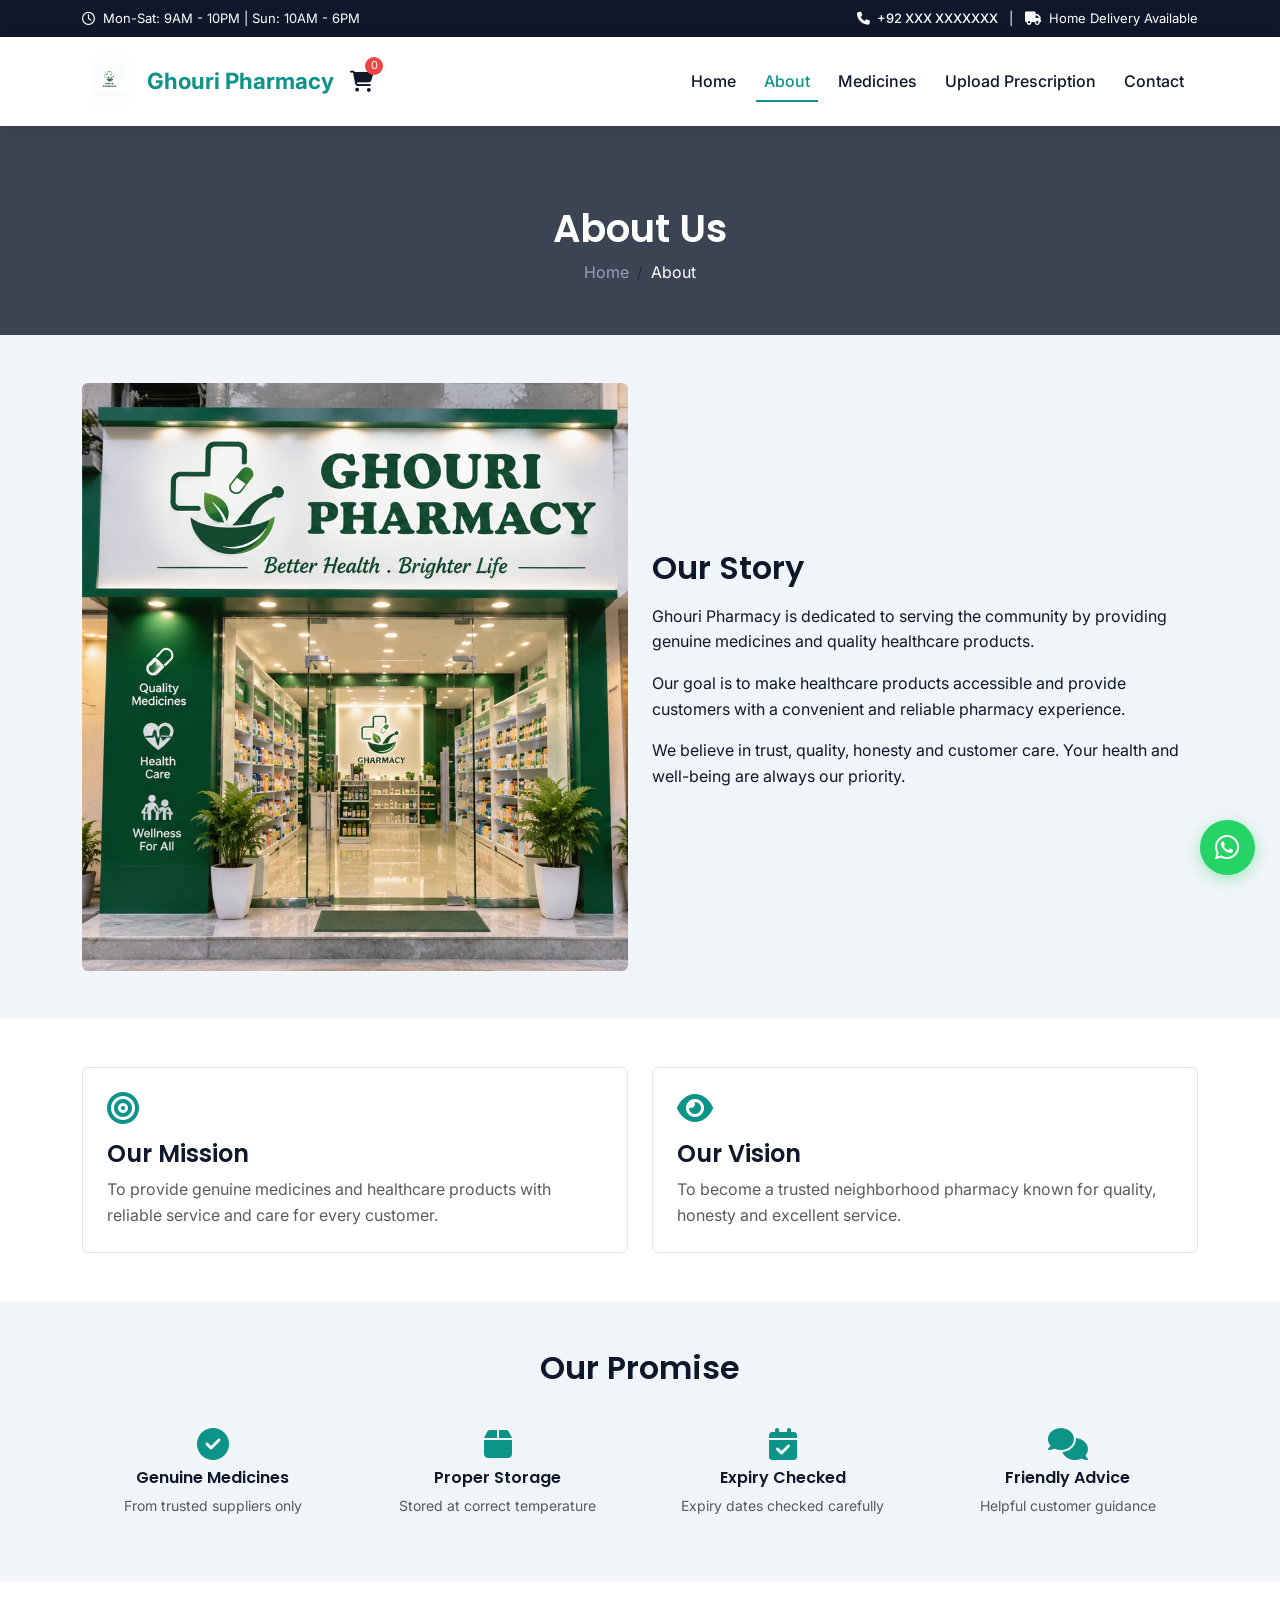
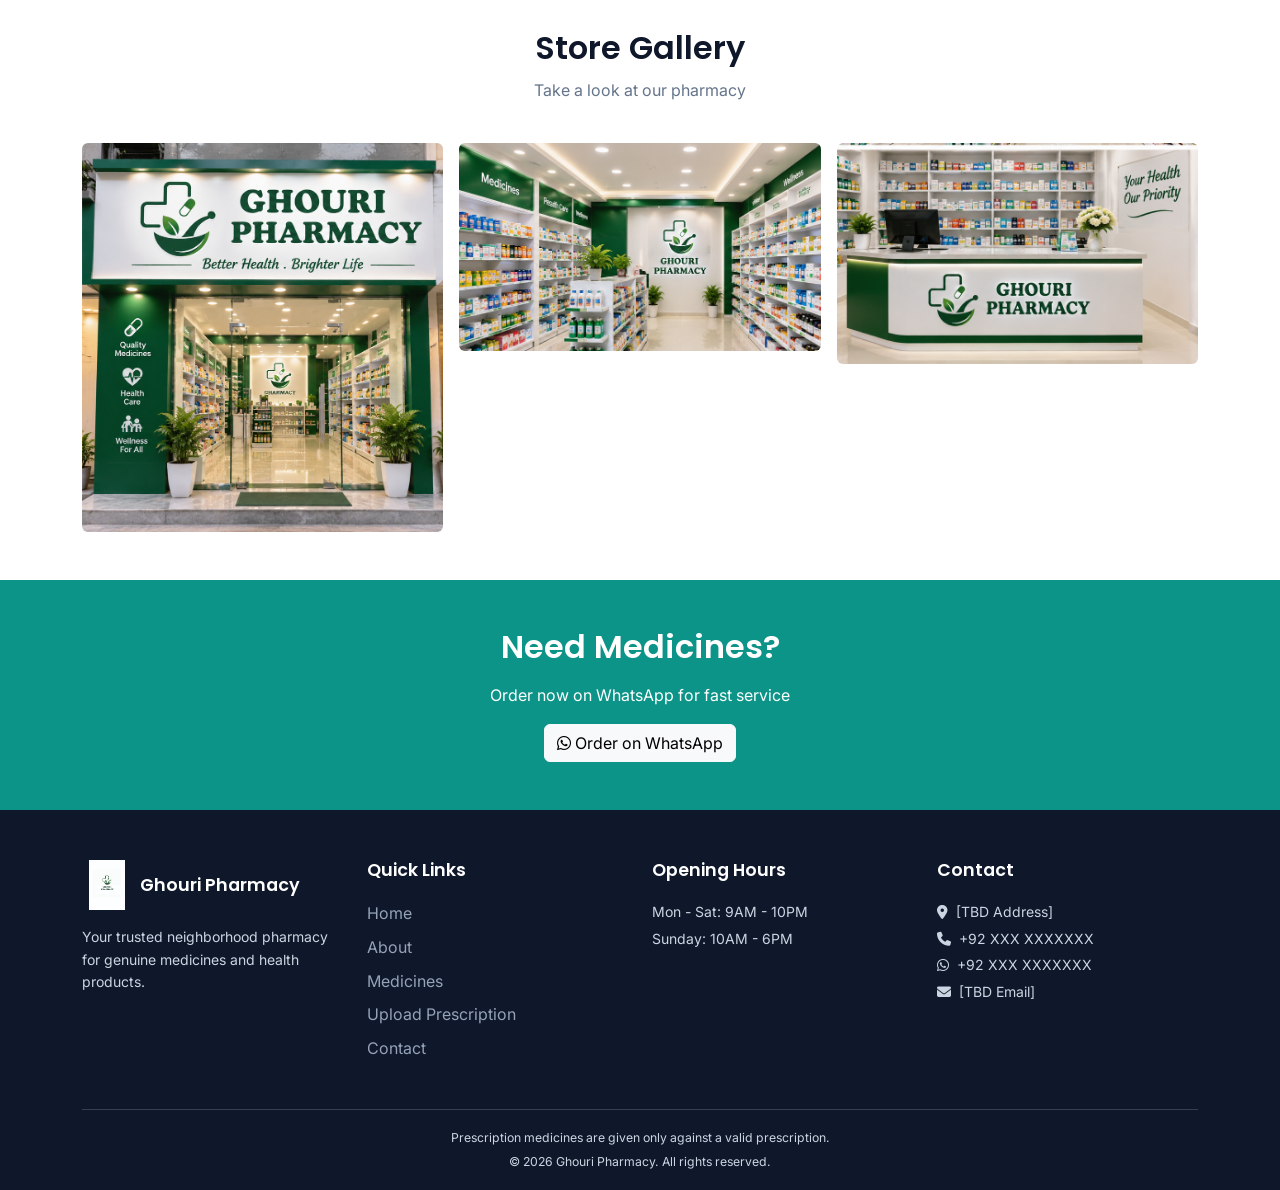
<file: about.html>
<!DOCTYPE html>
<html lang="en">
<head>
    <meta charset="UTF-8">
    <meta name="viewport" content="width=device-width, initial-scale=1.0">

    <title>About Us | Ghouri Pharmacy</title>

    <!-- SEO Meta Tags -->
    <meta name="description" content="Learn about Ghouri Pharmacy, our mission, vision, commitment to genuine medicines and quality healthcare services.">
    <meta name="keywords" content="About Ghouri Pharmacy, pharmacy, genuine medicines, healthcare products, customer care">
    <meta name="author" content="Ghouri Pharmacy">
    <meta name="robots" content="index, follow">
    <meta name="theme-color" content="#0d9488">

    <!-- Open Graph -->
    <meta property="og:title" content="About Us | Ghouri Pharmacy">
    <meta property="og:description" content="Discover Ghouri Pharmacy's mission, vision and commitment to quality healthcare.">
    <meta property="og:type" content="website">

    <link href="https://cdn.jsdelivr.net/npm/bootstrap@5.3.3/dist/css/bootstrap.min.css" rel="stylesheet">
    <link href="https://fonts.googleapis.com/css2?family=Inter:wght@400;500;600&family=Poppins:wght@500;600;700&display=swap" rel="stylesheet">
    <link rel="stylesheet" href="https://cdnjs.cloudflare.com/ajax/libs/font-awesome/6.5.1/css/all.min.css">
    <link href="https://unpkg.com/aos@2.3.1/dist/aos.css" rel="stylesheet">
    <link rel="stylesheet" href="css/style.css">
</head>

<body>

    <!-- Top Bar -->
    <div class="top-bar">
        <div class="container">
            <div class="d-flex justify-content-between align-items-center">
                <div class="d-none d-md-block">
                    <i class="fa-regular fa-clock me-1"></i>
                    Mon-Sat: 9AM - 10PM | Sun: 10AM - 6PM
                </div>

                <div>
                    <a href="tel:+92XXXXXXXXXX" class="phone">
                        <i class="fa-solid fa-phone me-1"></i> +92 XXX XXXXXXX
                    </a>

                    <span class="mx-2 d-none d-sm-inline">|</span>

                    <span class="d-none d-sm-inline">
                        <i class="fa-solid fa-truck me-1"></i> Home Delivery Available
                    </span>
                </div>
            </div>
        </div>
    </div>

    <!-- Navbar -->
    <nav class="navbar navbar-expand-lg sticky-top">
        <div class="container">

            <a class="navbar-brand fw-bold d-flex align-items-center"
               href="index.html"
               style="color: var(--primary); font-size: 1.4rem; gap: 10px;">

                <img src="images/ghouri-logo.jpeg"
                     alt="Ghouri Pharmacy Logo"
                     style="width: 55px; height: 55px; object-fit: contain;">

                <span>Ghouri Pharmacy</span>
            </a>

            <div class="d-flex align-items-center">
                <a href="cart.html" class="cart-icon me-3">
                    <i class="fa-solid fa-cart-shopping"></i>
                    <span class="cart-badge">0</span>
                </a>

                <button class="navbar-toggler" type="button"
                        data-bs-toggle="collapse"
                        data-bs-target="#navbarNav">
                    <span class="navbar-toggler-icon"></span>
                </button>
            </div>

            <div class="collapse navbar-collapse" id="navbarNav">
                <ul class="navbar-nav ms-auto">
                    <li class="nav-item">
                        <a class="nav-link" href="index.html">Home</a>
                    </li>

                    <li class="nav-item">
                        <a class="nav-link active" href="about.html">About</a>
                    </li>

                    <li class="nav-item">
                        <a class="nav-link" href="medicines.html">Medicines</a>
                    </li>

                    <li class="nav-item">
                        <a class="nav-link" href="prescription.html">Upload Prescription</a>
                    </li>

                    <li class="nav-item">
                        <a class="nav-link" href="contact.html">Contact</a>
                    </li>
                </ul>
            </div>
        </div>
    </nav>

    <!-- Page Banner -->
    <section class="page-banner">
        <div class="container">
            <h1>About Us</h1>

            <nav aria-label="breadcrumb">
                <ol class="breadcrumb">
                    <li class="breadcrumb-item">
                        <a href="index.html">Home</a>
                    </li>
                    <li class="breadcrumb-item active">About</li>
                </ol>
            </nav>
        </div>
    </section>

    <!-- Our Story -->
    <section class="py-5">
        <div class="container">
            <div class="row align-items-center g-4">

                <div class="col-md-6" data-aos="fade-right">
                    <img src="images/ghouri-exterior.png"
                         alt="Ghouri Pharmacy Exterior"
                         class="img-fluid rounded">
                </div>

                <div class="col-md-6" data-aos="fade-left">
                    <h2 class="mb-3">Our Story</h2>

                    <p>
                        Ghouri Pharmacy is dedicated to serving the community
                        by providing genuine medicines and quality healthcare products.
                    </p>

                    <p>
                        Our goal is to make healthcare products accessible
                        and provide customers with a convenient and reliable pharmacy experience.
                    </p>

                    <p>
                        We believe in trust, quality, honesty and customer care.
                        Your health and well-being are always our priority.
                    </p>
                </div>

            </div>
        </div>
    </section>

    <!-- Mission & Vision -->
    <section class="py-5 bg-white">
        <div class="container">
            <div class="row g-4">

                <div class="col-md-6" data-aos="fade-up">
                    <div class="p-4 border rounded h-100">
                        <i class="fa-solid fa-bullseye fa-2x mb-3" style="color: var(--primary);"></i>

                        <h4>Our Mission</h4>

                        <p class="mb-0 text-muted">
                            To provide genuine medicines and healthcare products
                            with reliable service and care for every customer.
                        </p>
                    </div>
                </div>

                <div class="col-md-6" data-aos="fade-up">
                    <div class="p-4 border rounded h-100">
                        <i class="fa-solid fa-eye fa-2x mb-3" style="color: var(--primary);"></i>

                        <h4>Our Vision</h4>

                        <p class="mb-0 text-muted">
                            To become a trusted neighborhood pharmacy known
                            for quality, honesty and excellent service.
                        </p>
                    </div>
                </div>

            </div>
        </div>
    </section>

    <!-- Our Promise -->
    <section class="py-5">
        <div class="container">

            <div class="section-title" data-aos="fade-up">
                <h2>Our Promise</h2>
            </div>

            <div class="row g-4 text-center">

                <div class="col-6 col-md-3" data-aos="fade-up">
                    <i class="fa-solid fa-check-circle fa-2x mb-2" style="color: var(--primary);"></i>
                    <h6>Genuine Medicines</h6>
                    <p class="small text-muted">From trusted suppliers only</p>
                </div>

                <div class="col-6 col-md-3" data-aos="fade-up">
                    <i class="fa-solid fa-box fa-2x mb-2" style="color: var(--primary);"></i>
                    <h6>Proper Storage</h6>
                    <p class="small text-muted">Stored at correct temperature</p>
                </div>

                <div class="col-6 col-md-3" data-aos="fade-up">
                    <i class="fa-solid fa-calendar-check fa-2x mb-2" style="color: var(--primary);"></i>
                    <h6>Expiry Checked</h6>
                    <p class="small text-muted">Expiry dates checked carefully</p>
                </div>

                <div class="col-6 col-md-3" data-aos="fade-up">
                    <i class="fa-solid fa-comments fa-2x mb-2" style="color: var(--primary);"></i>
                    <h6>Friendly Advice</h6>
                    <p class="small text-muted">Helpful customer guidance</p>
                </div>

            </div>
        </div>
    </section>

    <!-- Store Gallery -->
    <section class="py-5 bg-white">
        <div class="container">

            <div class="section-title" data-aos="fade-up">
                <h2>Store Gallery</h2>
                <p>Take a look at our pharmacy</p>
            </div>

            <div class="row g-3">

                <div class="col-12 col-md-4" data-aos="zoom-in">
                    <img src="images/ghouri-exterior.png"
                         alt="Ghouri Pharmacy Exterior"
                         class="img-fluid rounded w-100">
                </div>

                <div class="col-12 col-md-4" data-aos="zoom-in">
                    <img src="images/ghouri-interior.png"
                         alt="Ghouri Pharmacy Interior"
                         class="img-fluid rounded w-100">
                </div>

                <div class="col-12 col-md-4" data-aos="zoom-in">
                    <img src="images/ghouri-counter.png"
                         alt="Ghouri Pharmacy Counter"
                         class="img-fluid rounded w-100">
                </div>

            </div>
        </div>
    </section>

    <!-- CTA Banner -->
    <section class="py-5" style="background-color: var(--primary);">
        <div class="container text-center text-white" data-aos="zoom-in">

            <h2 class="text-white mb-3">Need Medicines?</h2>

            <p class="mb-3">
                Order now on WhatsApp for fast service
            </p>

            <a href="https://wa.me/92XXXXXXXXXX"
               class="btn btn-light"
               target="_blank"
               rel="noopener">

                <i class="fa-brands fa-whatsapp"></i>
                Order on WhatsApp
            </a>

        </div>
    </section>

    <!-- Footer -->
    <footer>
        <div class="container">

            <div class="row g-4">

                <div class="col-md-3">
                    <div class="d-flex align-items-center gap-2 mb-3">

                        <img src="images/ghouri-logo.jpeg"
                             alt="Ghouri Pharmacy Logo"
                             style="width: 50px; height: 50px; object-fit: contain;">

                        <h5 class="mb-0">Ghouri Pharmacy</h5>
                    </div>

                    <p class="small">
                        Your trusted neighborhood pharmacy for genuine
                        medicines and health products.
                    </p>
                </div>

                <div class="col-md-3">
                    <h5>Quick Links</h5>
                    <a href="index.html">Home</a>
                    <a href="about.html">About</a>
                    <a href="medicines.html">Medicines</a>
                    <a href="prescription.html">Upload Prescription</a>
                    <a href="contact.html">Contact</a>
                </div>

                <div class="col-md-3">
                    <h5>Opening Hours</h5>
                    <p class="small mb-1">Mon - Sat: 9AM - 10PM</p>
                    <p class="small">Sunday: 10AM - 6PM</p>
                </div>

                <div class="col-md-3">
                    <h5>Contact</h5>
                    <p class="small mb-1">
                        <i class="fa-solid fa-location-dot me-1"></i> [TBD Address]
                    </p>
                    <p class="small mb-1">
                        <i class="fa-solid fa-phone me-1"></i> +92 XXX XXXXXXX
                    </p>
                    <p class="small mb-1">
                        <i class="fa-brands fa-whatsapp me-1"></i> +92 XXX XXXXXXX
                    </p>
                    <p class="small">
                        <i class="fa-solid fa-envelope me-1"></i> [TBD Email]
                    </p>
                </div>

            </div>

            <div class="footer-bottom">
                <p class="mb-1 small">
                    Prescription medicines are given only against a valid prescription.
                </p>

                <p class="mb-0 small">
                    © 2026 Ghouri Pharmacy. All rights reserved.
                </p>
            </div>

        </div>
    </footer>

    <!-- WhatsApp Float -->
    <a href="https://wa.me/92XXXXXXXXXX"
       class="whatsapp-float"
       target="_blank"
       rel="noopener">

        <i class="fa-brands fa-whatsapp"></i>
    </a>

    <!-- Back to Top -->
    <div class="back-to-top" id="backToTop">
        <i class="fa-solid fa-arrow-up"></i>
    </div>

    <script src="https://cdn.jsdelivr.net/npm/bootstrap@5.3.3/dist/js/bootstrap.bundle.min.js"></script>
    <script src="https://unpkg.com/aos@2.3.1/dist/aos.js"></script>
    <script src="js/main.js"></script>

    <script>
        AOS.init({
            duration: 800,
            once: true
        });
    </script>

</body>
</html>
</file>
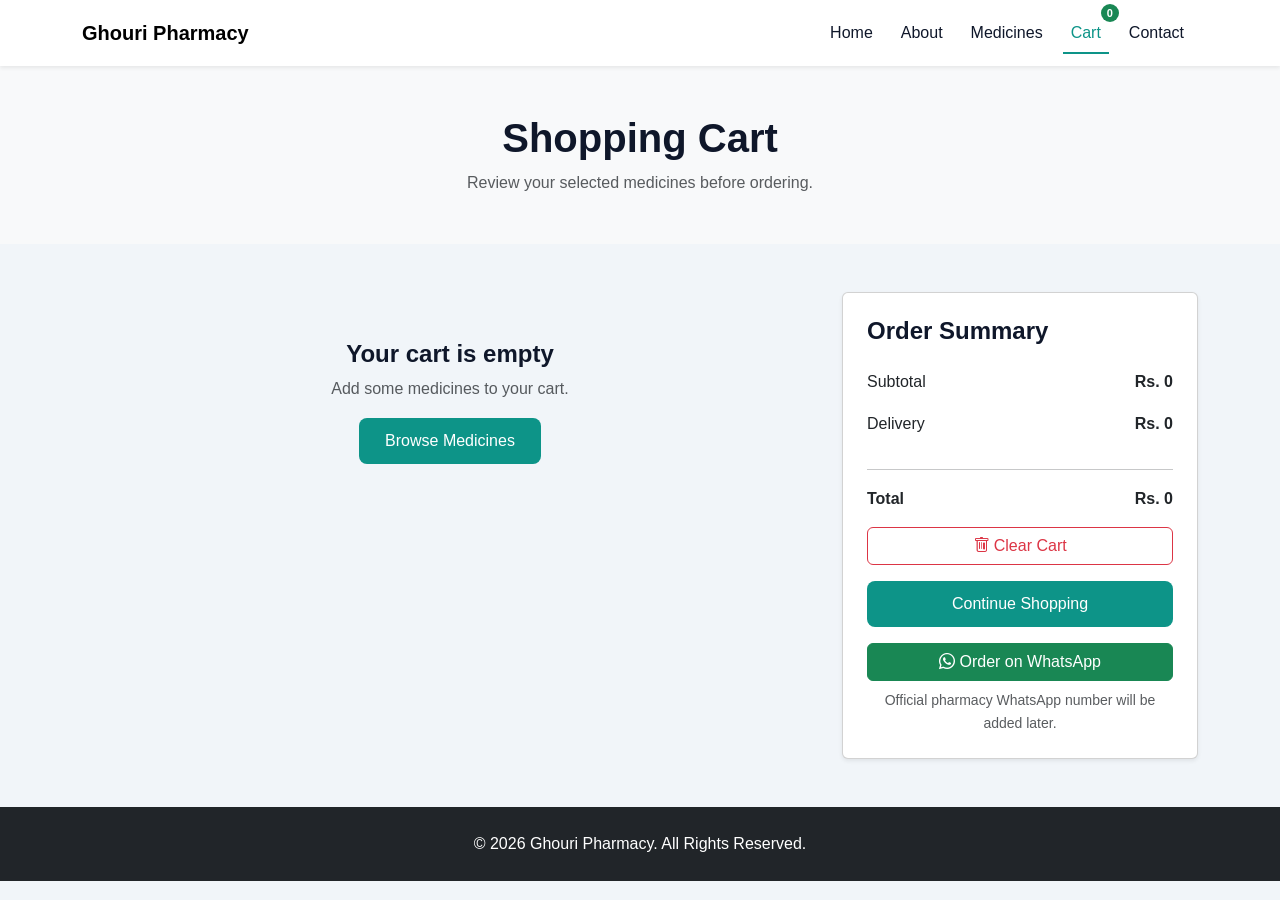
<file: cart.html>
<!DOCTYPE html>
<html lang="en">

<head>
    <meta charset="UTF-8">
    <meta name="viewport" content="width=device-width, initial-scale=1.0">

    <!-- SEO Meta Tags -->
    <title>Shopping Cart | Ghouri Pharmacy</title>
    <meta name="description" content="Review your selected medicines, check your order total and place your order through Ghouri Pharmacy.">
    <meta name="keywords" content="Ghouri Pharmacy, shopping cart, medicine order, pharmacy">
    <meta name="author" content="Ghouri Pharmacy">
    <meta name="robots" content="noindex, follow">
    <meta name="theme-color" content="#0d9488">

    <!-- Open Graph -->
    <meta property="og:title" content="Shopping Cart | Ghouri Pharmacy">
    <meta property="og:description" content="Review your selected medicines and order from Ghouri Pharmacy.">
    <meta property="og:type" content="website">

    <!-- Twitter -->
    <meta name="twitter:card" content="summary">
    <meta name="twitter:title" content="Shopping Cart | Ghouri Pharmacy">
    <meta name="twitter:description" content="Review your selected medicines before placing your order.">

    <!-- Bootstrap CSS -->
    <link href="https://cdn.jsdelivr.net/npm/bootstrap@5.3.3/dist/css/bootstrap.min.css" rel="stylesheet">

    <!-- Bootstrap Icons -->
    <link rel="stylesheet" href="https://cdn.jsdelivr.net/npm/bootstrap-icons@1.11.3/font/bootstrap-icons.min.css">

    <!-- Main CSS -->
    <link rel="stylesheet" href="css/style.css">
</head>


<body>

    <!-- Navbar -->
    <nav class="navbar navbar-expand-lg navbar-light bg-white shadow-sm">
        <div class="container">
            <a class="navbar-brand fw-bold" href="index.html">
                Ghouri Pharmacy
            </a>

            <button class="navbar-toggler" type="button"
                data-bs-toggle="collapse" data-bs-target="#navbarNav"
                aria-label="Toggle navigation">
                <span class="navbar-toggler-icon"></span>
            </button>

            <div class="collapse navbar-collapse" id="navbarNav">
                <ul class="navbar-nav ms-auto">
                    <li class="nav-item">
                        <a class="nav-link" href="index.html">Home</a>
                    </li>
                    <li class="nav-item">
                        <a class="nav-link" href="about.html">About</a>
                    </li>
                    <li class="nav-item">
                        <a class="nav-link" href="medicines.html">Medicines</a>
                    </li>
                    <li class="nav-item">
                        <a class="nav-link active" href="cart.html">
                            Cart <span class="cart-badge badge bg-success">0</span>
                        </a>
                    </li>
                    <li class="nav-item">
                        <a class="nav-link" href="contact.html">Contact</a>
                    </li>
                </ul>
            </div>
        </div>
    </nav>

    <!-- Page Banner -->
    <section class="py-5 text-center bg-light">
        <div class="container">
            <h1 class="fw-bold">Shopping Cart</h1>
            <p class="text-muted mb-0">
                Review your selected medicines before ordering.
            </p>
        </div>
    </section>

    <!-- Cart Section -->
    <section class="py-5">
        <div class="container">
            <div class="row g-4">

                <!-- Cart Products -->
                <div class="col-lg-8">
                    <div id="cartItems">
                        <!-- Cart products appear here -->
                    </div>
                </div>

                <!-- Order Summary -->
                <div class="col-lg-4">
                    <div class="card shadow-sm p-4">
                        <h4 class="mb-4">Order Summary</h4>

                        <div class="d-flex justify-content-between mb-3">
                            <span>Subtotal</span>
                            <strong id="cartSubtotal">Rs. 0</strong>
                        </div>

                        <div class="d-flex justify-content-between mb-3">
                            <span>Delivery</span>
                            <strong id="deliveryCharge">Rs. 0</strong>
                        </div>

                        <hr>

                        <div class="d-flex justify-content-between mb-3">
                            <strong>Total</strong>
                            <strong id="cartTotal">Rs. 0</strong>
                        </div>

                        <!-- Clear Cart -->
                        <button class="btn btn-outline-danger w-100"
                            id="clearCartBtn" type="button">
                            <i class="bi bi-trash"></i> Clear Cart
                        </button>

                        <!-- Continue Shopping -->
                        <a href="medicines.html"
                            class="btn btn-primary-custom w-100 mt-3">
                            Continue Shopping
                        </a>

                        <!-- WhatsApp Order -->
                        <button class="btn btn-success w-100 mt-3"
                            id="whatsappOrderBtn" type="button">
                            <i class="bi bi-whatsapp"></i>
                            Order on WhatsApp
                        </button>

                        <small class="text-muted text-center mt-2">
                            Official pharmacy WhatsApp number will be added later.
                        </small>
                    </div>
                </div>

            </div>
        </div>
    </section>

    <!-- Footer -->
    <footer class="py-4 bg-dark text-white text-center">
        <div class="container">
            <p class="mb-0">
                © 2026 Ghouri Pharmacy. All Rights Reserved.
            </p>
        </div>
    </footer>

    <!-- Bootstrap JS -->
    <script src="https://cdn.jsdelivr.net/npm/bootstrap@5.3.3/dist/js/bootstrap.bundle.min.js"></script>

    <!-- Project JavaScript -->
    <script src="js/products.js"></script>
    <script src="js/main.js"></script>
    <script src="js/cart.js"></script>

</body>
</html>
</file>
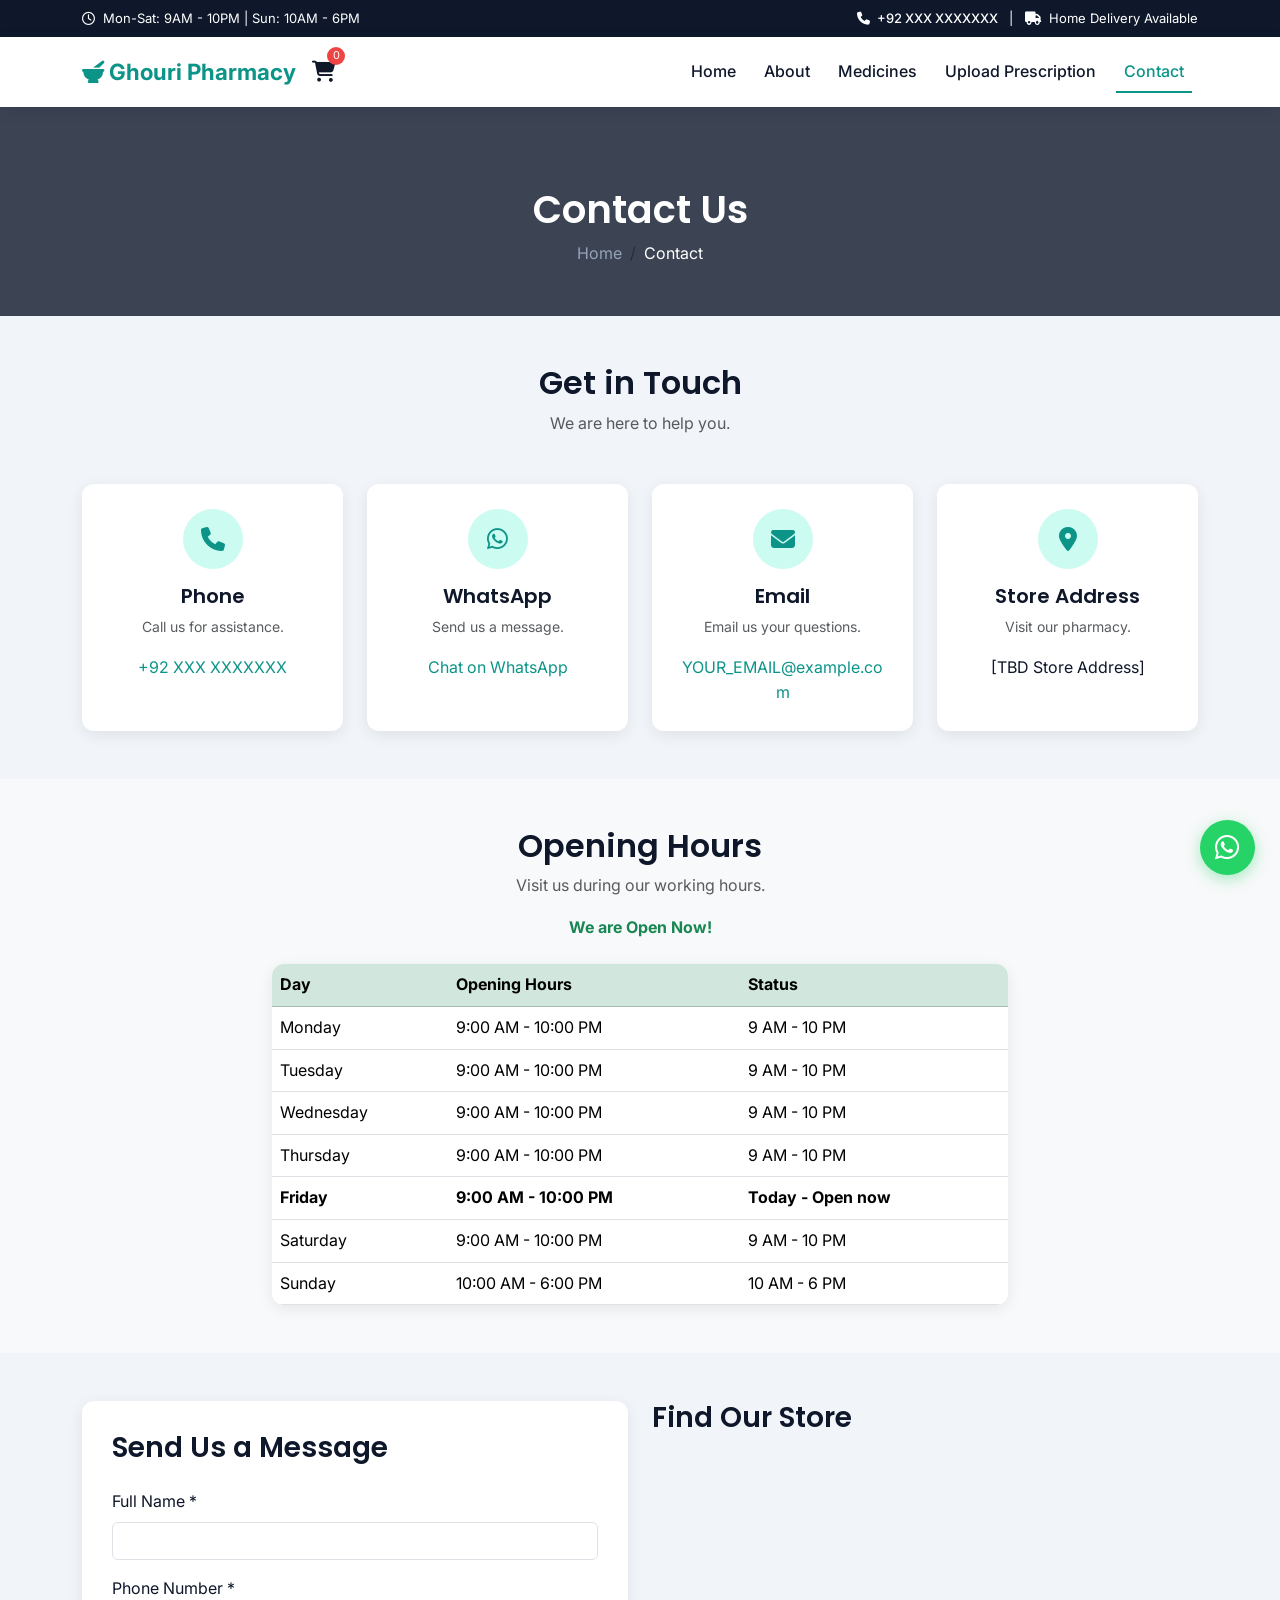
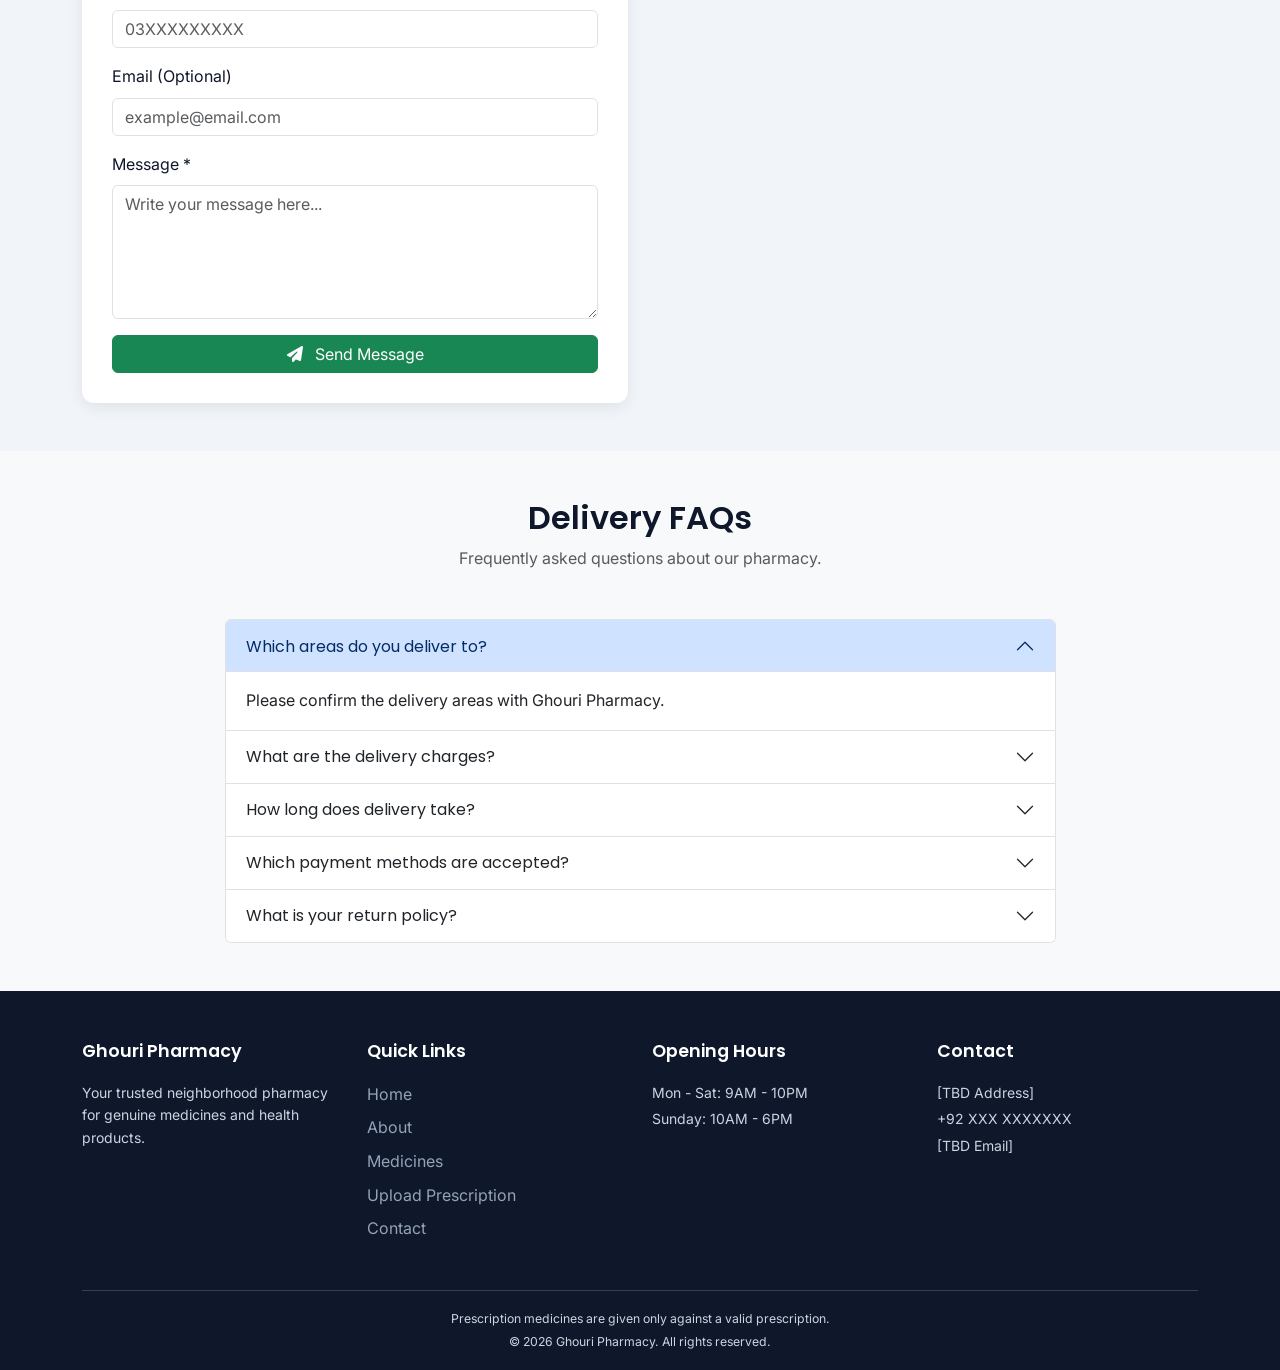
<file: contact.html>
<!DOCTYPE html>
<html lang="en">

<head>
    <meta charset="UTF-8">
    <meta name="viewport" content="width=device-width, initial-scale=1.0">

    <title>Contact Us | Ghouri Pharmacy</title>

    <meta name="description" content="Contact Ghouri Pharmacy for medicine orders, pharmacy assistance, delivery information and healthcare support.">
    <meta name="keywords" content="Ghouri Pharmacy contact, pharmacy contact, medicine orders, pharmacy delivery, healthcare support">
    <meta name="author" content="Ghouri Pharmacy">
    <meta name="robots" content="index, follow">
    <meta name="theme-color" content="#0d9488">

    <meta property="og:title" content="Contact Us | Ghouri Pharmacy">
    <meta property="og:description" content="Get in touch with Ghouri Pharmacy for medicine orders and pharmacy assistance.">
    <meta property="og:type" content="website">

    <meta name="twitter:card" content="summary">
    <meta name="twitter:title" content="Contact Us | Ghouri Pharmacy">
    <meta name="twitter:description" content="Contact Ghouri Pharmacy for medicine orders and healthcare assistance.">

    <link href="https://cdn.jsdelivr.net/npm/bootstrap@5.3.3/dist/css/bootstrap.min.css" rel="stylesheet">
    <link href="https://fonts.googleapis.com/css2?family=Inter:wght@400;500;600&family=Poppins:wght@500;600;700&display=swap" rel="stylesheet">
    <link rel="stylesheet" href="https://cdnjs.cloudflare.com/ajax/libs/font-awesome/6.5.1/css/all.min.css">
    <link href="https://unpkg.com/aos@2.3.1/dist/aos.css" rel="stylesheet">
    <link rel="stylesheet" href="css/style.css">

    <style>
        .contact-card {
            background: #fff;
            padding: 25px;
            border-radius: 12px;
            box-shadow: 0 4px 15px rgba(0,0,0,.08);
            height: 100%;
            text-align: center;
        }

        .contact-icon {
            width: 60px;
            height: 60px;
            background: #ccfbf1;
            color: #0d9488;
            border-radius: 50%;
            display: flex;
            align-items: center;
            justify-content: center;
            font-size: 24px;
            margin: 0 auto 15px;
        }

        .contact-card a {
            color: #0d9488;
            text-decoration: none;
            overflow-wrap: anywhere;
        }

        .hours-table {
            background: white;
            border-radius: 12px;
            overflow: hidden;
            box-shadow: 0 4px 15px rgba(0,0,0,.08);
        }

        .hours-table tr.today {
            background: #ccfbf1;
            font-weight: bold;
        }

        .status-open {
            color: #198754;
            font-weight: bold;
        }

        .status-closed {
            color: #dc3545;
            font-weight: bold;
        }

        .map-container {
            min-height: 350px;
            height: 100%;
            border-radius: 12px;
            overflow: hidden;
        }

        .map-container iframe {
            width: 100%;
            height: 100%;
            min-height: 350px;
            border: 0;
        }

        .contact-form-card {
            background: #fff;
            padding: 30px;
            border-radius: 12px;
            box-shadow: 0 4px 15px rgba(0,0,0,.08);
        }

        #contactSuccess {
            display: none;
        }
    </style>
</head>


<body>

<!-- Top Bar -->
<div class="top-bar">
    <div class="container">
        <div class="d-flex justify-content-between align-items-center">
            <div class="d-none d-md-block">
                <i class="fa-regular fa-clock me-1"></i>
                Mon-Sat: 9AM - 10PM | Sun: 10AM - 6PM
            </div>
            <div>
                <a href="tel:+92XXXXXXXXXX" class="phone">
                    <i class="fa-solid fa-phone me-1"></i>
                    +92 XXX XXXXXXX
                </a>
                <span class="mx-2 d-none d-sm-inline">|</span>
                <span class="d-none d-sm-inline">
                    <i class="fa-solid fa-truck me-1"></i>
                    Home Delivery Available
                </span>
            </div>
        </div>
    </div>
</div>

<!-- Navbar -->
<nav class="navbar navbar-expand-lg sticky-top">
    <div class="container">
        <a class="navbar-brand fw-bold" href="index.html"
           style="color:var(--primary);font-size:1.4rem;">
            <i class="fa-solid fa-mortar-pestle"></i> Ghouri Pharmacy
        </a>

        <div class="d-flex align-items-center">
            <a href="cart.html" class="cart-icon me-3" aria-label="Shopping cart">
                <i class="fa-solid fa-cart-shopping"></i>
                <span class="cart-badge">0</span>
            </a>

            <button class="navbar-toggler" type="button"
                    data-bs-toggle="collapse" data-bs-target="#navbarNav"
                    aria-label="Toggle navigation">
                <span class="navbar-toggler-icon"></span>
            </button>
        </div>

        <div class="collapse navbar-collapse" id="navbarNav">
            <ul class="navbar-nav ms-auto">
                <li class="nav-item"><a class="nav-link" href="index.html">Home</a></li>
                <li class="nav-item"><a class="nav-link" href="about.html">About</a></li>
                <li class="nav-item"><a class="nav-link" href="medicines.html">Medicines</a></li>
                <li class="nav-item"><a class="nav-link" href="prescription.html">Upload Prescription</a></li>
                <li class="nav-item"><a class="nav-link active" href="contact.html">Contact</a></li>
            </ul>
        </div>
    </div>
</nav>

<!-- Page Banner -->
<section class="page-banner">
    <div class="container">
        <h1>Contact Us</h1>
        <nav aria-label="breadcrumb">
            <ol class="breadcrumb">
                <li class="breadcrumb-item"><a href="index.html">Home</a></li>
                <li class="breadcrumb-item active">Contact</li>
            </ol>
        </nav>
    </div>
</section>

<!-- Contact Information -->
<section class="py-5">
    <div class="container">
        <div class="text-center mb-5">
            <h2>Get in Touch</h2>
            <p class="text-muted">We are here to help you.</p>
        </div>

        <div class="row g-4">

            <div class="col-md-6 col-lg-3">
                <div class="contact-card">
                    <div class="contact-icon">
                        <i class="fa-solid fa-phone"></i>
                    </div>
                    <h5>Phone</h5>
                    <p class="text-muted small">Call us for assistance.</p>
                    <!-- Replace with mentor's real number -->
                    <a href="tel:+92XXXXXXXXXX">+92 XXX XXXXXXX</a>
                </div>
            </div>

            <div class="col-md-6 col-lg-3">
                <div class="contact-card">
                    <div class="contact-icon">
                        <i class="fa-brands fa-whatsapp"></i>
                    </div>
                    <h5>WhatsApp</h5>
                    <p class="text-muted small">Send us a message.</p>
                    <a href="https://wa.me/92XXXXXXXXXX"
                       target="_blank" rel="noopener">
                        Chat on WhatsApp
                    </a>
                </div>
            </div>

            <div class="col-md-6 col-lg-3">
                <div class="contact-card">
                    <div class="contact-icon">
                        <i class="fa-solid fa-envelope"></i>
                    </div>
                    <h5>Email</h5>
                    <p class="text-muted small">Email us your questions.</p>
                    <!-- Replace with mentor's confirmed email -->
                    <a href="mailto:YOUR_EMAIL@example.com">
                        YOUR_EMAIL@example.com
                    </a>
                </div>
            </div>

            <div class="col-md-6 col-lg-3">
                <div class="contact-card">
                    <div class="contact-icon">
                        <i class="fa-solid fa-location-dot"></i>
                    </div>
                    <h5>Store Address</h5>
                    <p class="text-muted small">Visit our pharmacy.</p>
                    <span>[TBD Store Address]</span>
                </div>
            </div>

        </div>
    </div>
</section>

<!-- Opening Hours -->
<section class="py-5 bg-light">
    <div class="container">
        <div class="text-center mb-4">
            <h2>Opening Hours</h2>
            <p class="text-muted">Visit us during our working hours.</p>
            <div id="storeStatus" class="fw-bold"></div>
        </div>

        <div class="row justify-content-center">
            <div class="col-lg-8">
                <div class="hours-table">
                    <table class="table mb-0">
                        <thead class="table-success">
                            <tr>
                                <th>Day</th>
                                <th>Opening Hours</th>
                                <th>Status</th>
                            </tr>
                        </thead>
                        <tbody id="hoursTableBody">
                            <tr data-day="1">
                                <td>Monday</td>
                                <td>9:00 AM - 10:00 PM</td>
                                <td class="day-status"></td>
                            </tr>
                            <tr data-day="2">
                                <td>Tuesday</td>
                                <td>9:00 AM - 10:00 PM</td>
                                <td class="day-status"></td>
                            </tr>
                            <tr data-day="3">
                                <td>Wednesday</td>
                                <td>9:00 AM - 10:00 PM</td>
                                <td class="day-status"></td>
                            </tr>
                            <tr data-day="4">
                                <td>Thursday</td>
                                <td>9:00 AM - 10:00 PM</td>
                                <td class="day-status"></td>
                            </tr>
                            <tr data-day="5">
                                <td>Friday</td>
                                <td>9:00 AM - 10:00 PM</td>
                                <td class="day-status"></td>
                            </tr>
                            <tr data-day="6">
                                <td>Saturday</td>
                                <td>9:00 AM - 10:00 PM</td>
                                <td class="day-status"></td>
                            </tr>
                            <tr data-day="0">
                                <td>Sunday</td>
                                <td>10:00 AM - 6:00 PM</td>
                                <td class="day-status"></td>
                            </tr>
                        </tbody>
                    </table>
                </div>
            </div>
        </div>
    </div>
</section>

<!-- Contact Form and Map -->
<section class="py-5">
    <div class="container">
        <div class="row g-4">

            <!-- Message Form -->
            <div class="col-lg-6">
                <div class="contact-form-card">
                    <h3 class="mb-4">Send Us a Message</h3>

                    <div id="contactSuccess" class="alert alert-success" role="status">
                        Thank you! Your message has been sent successfully.
                    </div>

                    <div id="contactError" class="alert alert-danger"
                         style="display:none;" role="alert"></div>

                    <form id="contactForm"
                          name="contact-message"
                          method="POST"
                          action="/contact.html"
                          data-netlify="true"
                          netlify
                          netlify-honeypot="bot-field"
                          novalidate>

                        <input type="hidden" name="form-name" value="contact-message">

                        <p hidden>
                            <label>Do not fill this out:
                                <input name="bot-field">
                            </label>
                        </p>

                        <div class="mb-3">
                            <label for="contactName" class="form-label">Full Name *</label>
                            <input type="text" class="form-control"
                                   id="contactName" name="name" required>
                            <div class="text-danger small" id="contactNameError"></div>
                        </div>

                        <div class="mb-3">
                            <label for="contactPhone" class="form-label">Phone Number *</label>
                            <input type="tel" class="form-control"
                                   id="contactPhone" name="phone"
                                   placeholder="03XXXXXXXXX"
                                   pattern="03[0-9]{9}" required>
                            <div class="text-danger small" id="contactPhoneError"></div>
                        </div>

                        <div class="mb-3">
                            <label for="contactEmail" class="form-label">
                                Email (Optional)
                            </label>
                            <input type="email" class="form-control"
                                   id="contactEmail" name="email"
                                   placeholder="example@email.com">
                            <div class="text-danger small" id="contactEmailError"></div>
                        </div>

                        <div class="mb-3">
                            <label for="contactMessage" class="form-label">Message *</label>
                            <textarea class="form-control" id="contactMessage"
                                      name="message" rows="5"
                                      placeholder="Write your message here..."
                                      required></textarea>
                            <div class="text-danger small" id="contactMessageError"></div>
                        </div>

                        <button type="submit" class="btn btn-success w-100"
                                id="contactSubmit">
                            <i class="fa-solid fa-paper-plane me-2"></i>
                            Send Message
                        </button>
                    </form>
                </div>
            </div>

            <!-- Google Map -->
            <div class="col-lg-6">
                <h3 class="mb-3">Find Our Store</h3>
                <div class="map-container">
                    <!-- Replace query with exact store address confirmed by mentor -->
                    <iframe
                        src="https://maps.google.com/maps?q=Ghouri%20Pharmacy&t=&z=14&ie=UTF8&iwloc=&output=embed"
                        title="Ghouri Pharmacy location on Google Maps"
                        loading="lazy"
                        allowfullscreen
                        referrerpolicy="no-referrer-when-downgrade">
                    </iframe>
                </div>
            </div>

        </div>
    </div>
</section>

<!-- Delivery FAQ -->
<section class="py-5 bg-light">
    <div class="container">
        <div class="text-center mb-5">
            <h2>Delivery FAQs</h2>
            <p class="text-muted">Frequently asked questions about our pharmacy.</p>
        </div>

        <div class="row justify-content-center">
            <div class="col-lg-9">

                <div class="accordion" id="deliveryFAQ">

                    <div class="accordion-item">
                        <h2 class="accordion-header">
                            <button class="accordion-button" type="button"
                                    data-bs-toggle="collapse"
                                    data-bs-target="#faqOne">
                                Which areas do you deliver to?
                            </button>
                        </h2>
                        <div id="faqOne" class="accordion-collapse collapse show"
                             data-bs-parent="#deliveryFAQ">
                            <div class="accordion-body">
                                Please confirm the delivery areas with Ghouri Pharmacy.
                            </div>
                        </div>
                    </div>

                    <div class="accordion-item">
                        <h2 class="accordion-header">
                            <button class="accordion-button collapsed" type="button"
                                    data-bs-toggle="collapse"
                                    data-bs-target="#faqTwo">
                                What are the delivery charges?
                            </button>
                        </h2>
                        <div id="faqTwo" class="accordion-collapse collapse"
                             data-bs-parent="#deliveryFAQ">
                            <div class="accordion-body">
                                Please contact the pharmacy to confirm delivery charges.
                            </div>
                        </div>
                    </div>

                    <div class="accordion-item">
                        <h2 class="accordion-header">
                            <button class="accordion-button collapsed" type="button"
                                    data-bs-toggle="collapse"
                                    data-bs-target="#faqThree">
                                How long does delivery take?
                            </button>
                        </h2>
                        <div id="faqThree" class="accordion-collapse collapse"
                             data-bs-parent="#deliveryFAQ">
                            <div class="accordion-body">
                                Delivery time will be confirmed by the pharmacy.
                            </div>
                        </div>
                    </div>

                    <div class="accordion-item">
                        <h2 class="accordion-header">
                            <button class="accordion-button collapsed" type="button"
                                    data-bs-toggle="collapse"
                                    data-bs-target="#faqFour">
                                Which payment methods are accepted?
                            </button>
                        </h2>
                        <div id="faqFour" class="accordion-collapse collapse"
                             data-bs-parent="#deliveryFAQ">
                            <div class="accordion-body">
                                Please confirm the accepted payment methods with the pharmacy.
                            </div>
                        </div>
                    </div>

                    <div class="accordion-item">
                        <h2 class="accordion-header">
                            <button class="accordion-button collapsed" type="button"
                                    data-bs-toggle="collapse"
                                    data-bs-target="#faqFive">
                                What is your return policy?
                            </button>
                        </h2>
                        <div id="faqFive" class="accordion-collapse collapse"
                             data-bs-parent="#deliveryFAQ">
                            <div class="accordion-body">
                                Please contact the pharmacy for its confirmed return policy.
                            </div>
                        </div>
                    </div>

                </div>
            </div>
        </div>
    </div>
</section>

<!-- Footer -->
<footer>
    <div class="container">
        <div class="row g-4">

            <div class="col-md-3">
                <h5>Ghouri Pharmacy</h5>
                <p class="small">
                    Your trusted neighborhood pharmacy for genuine medicines and health products.
                </p>
            </div>

            <div class="col-md-3">
                <h5>Quick Links</h5>
                <a href="index.html">Home</a>
                <a href="about.html">About</a>
                <a href="medicines.html">Medicines</a>
                <a href="prescription.html">Upload Prescription</a>
                <a href="contact.html">Contact</a>
            </div>

            <div class="col-md-3">
                <h5>Opening Hours</h5>
                <p class="small mb-1">Mon - Sat: 9AM - 10PM</p>
                <p class="small">Sunday: 10AM - 6PM</p>
            </div>

            <div class="col-md-3">
                <h5>Contact</h5>
                <p class="small mb-1">[TBD Address]</p>
                <p class="small mb-1">+92 XXX XXXXXXX</p>
                <p class="small">[TBD Email]</p>
            </div>

        </div>

        <div class="footer-bottom">
            <p class="mb-1 small">
                Prescription medicines are given only against a valid prescription.
            </p>
            <p class="mb-0 small">© 2026 Ghouri Pharmacy. All rights reserved.</p>
        </div>
    </div>
</footer>

<a href="https://wa.me/92XXXXXXXXXX"
   class="whatsapp-float" target="_blank" rel="noopener"
   aria-label="Contact us on WhatsApp">
    <i class="fa-brands fa-whatsapp"></i>
</a>

<div class="back-to-top" id="backToTop" role="button" aria-label="Back to top">
    <i class="fa-solid fa-arrow-up"></i>
</div>

<script src="https://cdn.jsdelivr.net/npm/bootstrap@5.3.3/dist/js/bootstrap.bundle.min.js"></script>
<script src="https://unpkg.com/aos@2.3.1/dist/aos.js"></script>
<script src="js/main.js"></script>

<script>
AOS.init({ duration: 800, once: true });

// Opening hours
function updateOpeningHours() {
    const now = new Date();
    const day = now.getDay();
    const currentMinutes = now.getHours() * 60 + now.getMinutes();

    const openingHours = {
        0: { open: 10 * 60, close: 18 * 60 },
        1: { open: 9 * 60, close: 22 * 60 },
        2: { open: 9 * 60, close: 22 * 60 },
        3: { open: 9 * 60, close: 22 * 60 },
        4: { open: 9 * 60, close: 22 * 60 },
        5: { open: 9 * 60, close: 22 * 60 },
        6: { open: 9 * 60, close: 22 * 60 }
    };

    document.querySelectorAll("#hoursTableBody tr").forEach(row => {
        row.classList.remove("today");
        const status = row.querySelector(".day-status");
        const rowDay = Number(row.dataset.day);

        status.textContent = rowDay === 0 ? "10 AM - 6 PM" : "9 AM - 10 PM";
        
        if (rowDay === day) {
            row.classList.add("today");
            status.textContent = "Today";

            const hours = openingHours[day];
            const isOpen = currentMinutes >= hours.open &&
                           currentMinutes < hours.close;

            status.textContent += isOpen ? " - Open now" : " - Closed now";
            status.className = "day-status " +
                (isOpen ? "status-open" : "status-closed");
        } else {
            status.className = "day-status";
        }
    });

    const todayHours = openingHours[day];
    const isOpen = currentMinutes >= todayHours.open &&
                   currentMinutes < todayHours.close;

    const storeStatus = document.getElementById("storeStatus");
    storeStatus.textContent = isOpen
        ? "We are Open Now!"
        : "We are Closed Now";

    storeStatus.className = isOpen ? "status-open" : "status-closed";
}

updateOpeningHours();
setInterval(updateOpeningHours, 60000);

// Contact form
const contactForm = document.getElementById("contactForm");

contactForm.addEventListener("submit", async function(e) {
    e.preventDefault();

    document.querySelectorAll("#contactForm .text-danger").forEach(el => {
        el.textContent = "";
    });

    document.getElementById("contactError").style.display = "none";

    const name = document.getElementById("contactName").value.trim();
    const phone = document.getElementById("contactPhone").value.trim();
    const email = document.getElementById("contactEmail").value.trim();
    const message = document.getElementById("contactMessage").value.trim();

    let valid = true;

    if (name.length < 2) {
        document.getElementById("contactNameError").textContent =
            "Please enter your name.";
        valid = false;
    }

    if (!/^03[0-9]{9}$/.test(phone)) {
        document.getElementById("contactPhoneError").textContent =
            "Enter a valid Pakistani mobile number.";
        valid = false;
    }

    if (email && !/^[^\s@]+@[^\s@]+\.[^\s@]+$/.test(email)) {
        document.getElementById("contactEmailError").textContent =
            "Enter a valid email address.";
        valid = false;
    }

    if (message.length < 5) {
        document.getElementById("contactMessageError").textContent =
            "Please enter a message of at least 5 characters.";
        valid = false;
    }

    if (!valid) return;

    const button = document.getElementById("contactSubmit");
    button.disabled = true;
    button.textContent = "Sending...";

    try {
        const response = await fetch("/", {
            method: "POST",
            body: new URLSearchParams(new FormData(contactForm))
        });

        if (!response.ok) throw new Error("Submission failed");

        contactForm.reset();

        document.getElementById("contactSuccess").style.display = "block";
        document.getElementById("contactSuccess").scrollIntoView({
            behavior: "smooth",
            block: "center"
        });

    } catch (error) {
        const errorBox = document.getElementById("contactError");
        errorBox.textContent =
            "Unable to send your message. Please try again.";
        errorBox.style.display = "block";
    } finally {
        button.disabled = false;
        button.innerHTML =
            '<i class="fa-solid fa-paper-plane me-2"></i> Send Message';
    }
});
</script>

</body>
</html>
</file>
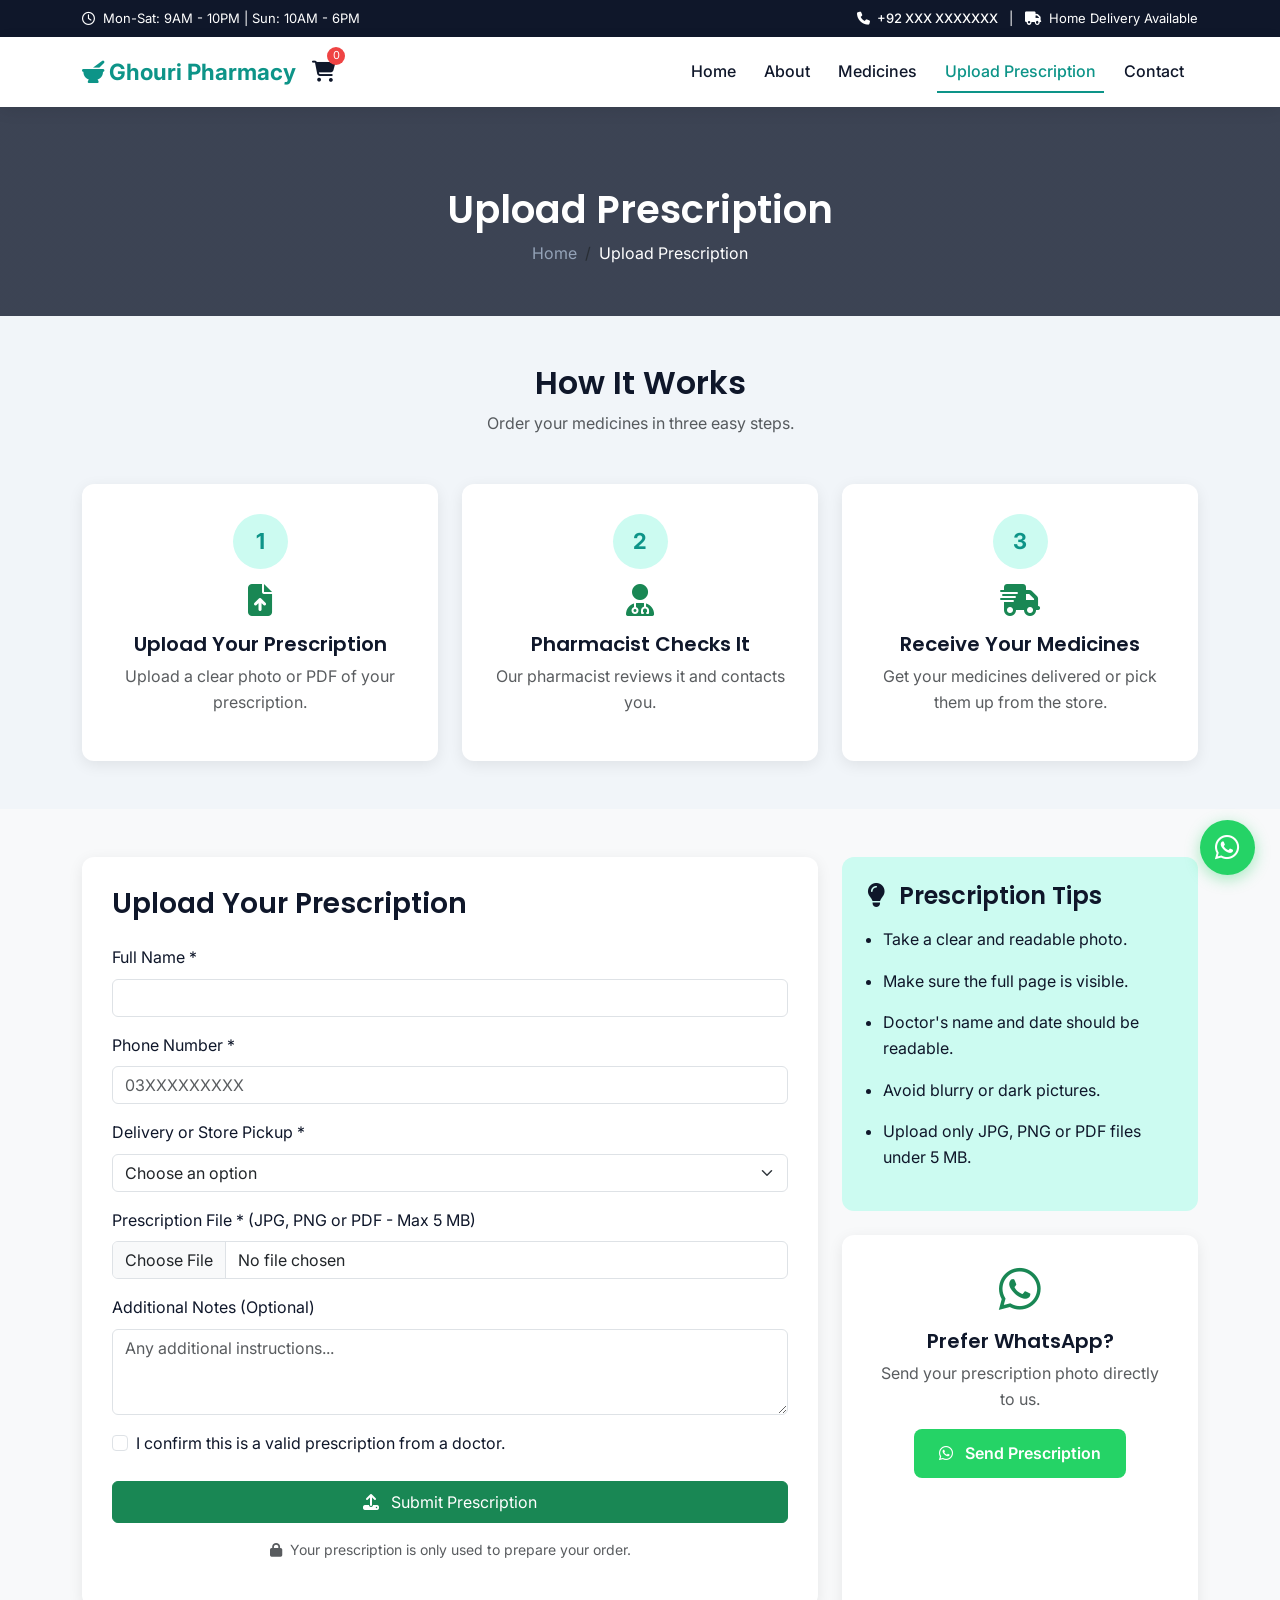
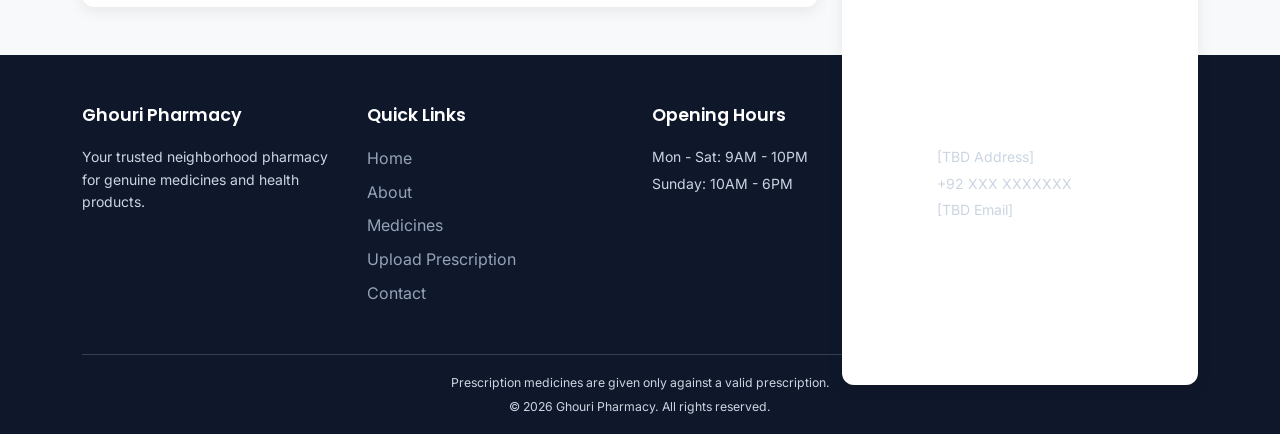
<file: prescription.html>
<!DOCTYPE html>
<html lang="en">

<head>
    <meta charset="UTF-8">
    <meta name="viewport" content="width=device-width, initial-scale=1.0">

    <!-- SEO Meta Tags -->
    <title>Upload Prescription | Ghouri Pharmacy</title>
    <meta name="description" content="Upload your doctor's prescription to Ghouri Pharmacy for pharmacist review and medicine ordering.">
    <meta name="keywords" content="Ghouri Pharmacy, upload prescription, online pharmacy, prescription medicines, medicine ordering">
    <meta name="author" content="Ghouri Pharmacy">
    <meta name="robots" content="noindex, follow">
    <meta name="theme-color" content="#0d9488">

    <!-- Open Graph -->
    <meta property="og:title" content="Upload Prescription | Ghouri Pharmacy">
    <meta property="og:description" content="Submit your prescription to Ghouri Pharmacy for review and medicine ordering.">
    <meta property="og:type" content="website">

    <!-- Twitter -->
    <meta name="twitter:card" content="summary">
    <meta name="twitter:title" content="Upload Prescription | Ghouri Pharmacy">
    <meta name="twitter:description" content="Upload your prescription for pharmacist review and medicine ordering.">

    <!-- Bootstrap CSS -->
    <link href="https://cdn.jsdelivr.net/npm/bootstrap@5.3.3/dist/css/bootstrap.min.css" rel="stylesheet">

    <!-- Google Fonts -->
    <link href="https://fonts.googleapis.com/css2?family=Inter:wght@400;500;600&family=Poppins:wght@500;600;700&display=swap" rel="stylesheet">

    <!-- Font Awesome -->
    <link rel="stylesheet" href="https://cdnjs.cloudflare.com/ajax/libs/font-awesome/6.5.1/css/all.min.css">

    <!-- AOS CSS -->
    <link href="https://unpkg.com/aos@2.3.1/dist/aos.css" rel="stylesheet">

    <!-- Main CSS -->
    <link rel="stylesheet" href="css/style.css">

    <style>
        .prescription-card {
            background: #fff;
            padding: 30px;
            border-radius: 12px;
            box-shadow: 0 4px 15px rgba(0,0,0,.08);
            height: 100%;
        }
        .step-circle {
            width: 55px;
            height: 55px;
            border-radius: 50%;
            background: #ccfbf1;
            color: #0d9488;
            display: flex;
            align-items: center;
            justify-content: center;
            font-size: 22px;
            font-weight: bold;
            margin: 0 auto 15px;
        }
        .tips-box {
            background: #ccfbf1;
            border-radius: 12px;
            padding: 25px;
        }
        .file-preview {
            max-width: 100%;
            max-height: 200px;
            display: none;
            margin-top: 15px;
            border-radius: 8px;
        }
        .field-error {
            color: #dc3545;
            font-size: 13px;
            margin-top: 5px;
        }
        .whatsapp-button {
            background: #25D366;
            color: white;
            padding: 12px 25px;
            border-radius: 8px;
            text-decoration: none;
            display: inline-block;
            font-weight: 600;
        }
        .whatsapp-button:hover {
            background: #1da851;
            color: white;
        }
        #successMessage {
            display: none;
        }
    </style>
</head>


<body>

<!-- Top Bar -->
<div class="top-bar">
    <div class="container">
        <div class="d-flex justify-content-between align-items-center">
            <div class="d-none d-md-block">
                <i class="fa-regular fa-clock me-1"></i>
                Mon-Sat: 9AM - 10PM | Sun: 10AM - 6PM
            </div>
            <div>
                <a href="tel:+92XXXXXXXXXX" class="phone">
                    <i class="fa-solid fa-phone me-1"></i> +92 XXX XXXXXXX
                </a>
                <span class="mx-2 d-none d-sm-inline">|</span>
                <span class="d-none d-sm-inline">
                    <i class="fa-solid fa-truck me-1"></i>
                    Home Delivery Available
                </span>
            </div>
        </div>
    </div>
</div>

<!-- Navbar -->
<nav class="navbar navbar-expand-lg sticky-top">
    <div class="container">
        <a class="navbar-brand fw-bold" href="index.html"
           style="color:var(--primary);font-size:1.4rem;">
            <i class="fa-solid fa-mortar-pestle"></i> Ghouri Pharmacy
        </a>

        <div class="d-flex align-items-center">
            <a href="cart.html" class="cart-icon me-3" aria-label="Shopping cart">
                <i class="fa-solid fa-cart-shopping"></i>
                <span class="cart-badge">0</span>
            </a>
            <button class="navbar-toggler" type="button"
                    data-bs-toggle="collapse" data-bs-target="#navbarNav"
                    aria-label="Toggle navigation">
                <span class="navbar-toggler-icon"></span>
            </button>
        </div>

        <div class="collapse navbar-collapse" id="navbarNav">
            <ul class="navbar-nav ms-auto">
                <li class="nav-item"><a class="nav-link" href="index.html">Home</a></li>
                <li class="nav-item"><a class="nav-link" href="about.html">About</a></li>
                <li class="nav-item"><a class="nav-link" href="medicines.html">Medicines</a></li>
                <li class="nav-item"><a class="nav-link active" href="prescription.html">Upload Prescription</a></li>
                <li class="nav-item"><a class="nav-link" href="contact.html">Contact</a></li>
            </ul>
        </div>
    </div>
</nav>

<!-- Page Banner -->
<section class="page-banner">
    <div class="container">
        <h1>Upload Prescription</h1>
        <nav aria-label="breadcrumb">
            <ol class="breadcrumb">
                <li class="breadcrumb-item"><a href="index.html">Home</a></li>
                <li class="breadcrumb-item active">Upload Prescription</li>
            </ol>
        </nav>
    </div>
</section>

<!-- How It Works -->
<section class="py-5">
    <div class="container">
        <div class="text-center mb-5">
            <h2>How It Works</h2>
            <p class="text-muted">Order your medicines in three easy steps.</p>
        </div>

        <div class="row g-4 text-center">
            <div class="col-md-4">
                <div class="prescription-card">
                    <div class="step-circle">1</div>
                    <i class="fa-solid fa-file-arrow-up fa-2x mb-3 text-success"></i>
                    <h5>Upload Your Prescription</h5>
                    <p class="text-muted">Upload a clear photo or PDF of your prescription.</p>
                </div>
            </div>

            <div class="col-md-4">
                <div class="prescription-card">
                    <div class="step-circle">2</div>
                    <i class="fa-solid fa-user-doctor fa-2x mb-3 text-success"></i>
                    <h5>Pharmacist Checks It</h5>
                    <p class="text-muted">Our pharmacist reviews it and contacts you.</p>
                </div>
            </div>

            <div class="col-md-4">
                <div class="prescription-card">
                    <div class="step-circle">3</div>
                    <i class="fa-solid fa-truck-fast fa-2x mb-3 text-success"></i>
                    <h5>Receive Your Medicines</h5>
                    <p class="text-muted">Get your medicines delivered or pick them up from the store.</p>
                </div>
            </div>
        </div>
    </div>
</section>

<!-- Upload Form -->
<section class="py-5 bg-light">
    <div class="container">
        <div class="row g-4">

            <div class="col-lg-8">
                <div class="prescription-card">
                    <h3 class="mb-4">Upload Your Prescription</h3>

                    <div id="successMessage" class="alert alert-success" role="status">
                        Thank you! Our pharmacist will contact you soon.
                    </div>

                    <div id="formError" class="alert alert-danger" style="display:none;" role="alert"></div>

                    <form
                        id="prescriptionForm"
                        name="prescription-upload"
                        method="POST"
                        action="/prescription.html"
                        data-netlify="true"
                        netlify
                        enctype="multipart/form-data"
                        novalidate>

                        <input type="hidden" name="form-name" value="prescription-upload">

                        <div class="mb-3">
                            <label for="fullName" class="form-label">Full Name *</label>
                            <input type="text" class="form-control" id="fullName"
                                   name="fullName" required>
                            <div class="field-error" id="nameError"></div>
                        </div>

                        <div class="mb-3">
                            <label for="phone" class="form-label">Phone Number *</label>
                            <input type="tel" class="form-control" id="phone"
                                   name="phone" placeholder="03XXXXXXXXX"
                                   pattern="03[0-9]{9}" required>
                            <div class="field-error" id="phoneError"></div>
                        </div>

                        <div class="mb-3">
                            <label class="form-label">Delivery or Store Pickup *</label>
                            <select class="form-select" id="deliveryType"
                                    name="deliveryType" required>
                                <option value="">Choose an option</option>
                                <option value="Delivery">Home Delivery</option>
                                <option value="Store Pickup">Store Pickup</option>
                            </select>
                            <div class="field-error" id="deliveryError"></div>
                        </div>

                        <div class="mb-3" id="addressGroup" style="display:none;">
                            <label for="address" class="form-label">Delivery Address *</label>
                            <textarea class="form-control" id="address"
                                      name="address" rows="3"
                                      placeholder="Enter your complete address"></textarea>
                            <div class="field-error" id="addressError"></div>
                        </div>

                        <div class="mb-3">
                            <label for="prescriptionFile" class="form-label">
                                Prescription File * (JPG, PNG or PDF - Max 5 MB)
                            </label>
                            <input type="file" class="form-control"
                                   id="prescriptionFile" name="prescriptionFile"
                                   accept=".jpg,.jpeg,.png,.pdf" required>
                            <div class="field-error" id="fileError"></div>
                            <img id="imagePreview" class="file-preview" alt="Prescription preview">
                            <p id="pdfPreview" class="text-success mt-2"></p>
                        </div>

                        <div class="mb-3">
                            <label for="notes" class="form-label">Additional Notes (Optional)</label>
                            <textarea class="form-control" id="notes"
                                      name="notes" rows="3"
                                      placeholder="Any additional instructions..."></textarea>
                        </div>

                        <div class="form-check mb-4">
                            <input class="form-check-input" type="checkbox"
                                   id="confirmPrescription" name="confirmation"
                                   value="Confirmed" required>
                            <label class="form-check-label" for="confirmPrescription">
                                I confirm this is a valid prescription from a doctor.
                            </label>
                            <div class="field-error" id="confirmError"></div>
                        </div>

                        <button type="submit" class="btn btn-success w-100 py-2" id="submitButton">
                            <i class="fa-solid fa-upload me-2"></i>
                            Submit Prescription
                        </button>

                        <p class="text-muted small mt-3 text-center">
                            <i class="fa-solid fa-lock me-1"></i>
                            Your prescription is only used to prepare your order.
                        </p>
                    </form>
                </div>
            </div>

            <!-- Prescription Tips -->
            <div class="col-lg-4">
                <div class="tips-box">
                    <h4 class="mb-3">
                        <i class="fa-solid fa-lightbulb me-2"></i>
                        Prescription Tips
                    </h4>
                    <ul class="ps-3">
                        <li class="mb-3">Take a clear and readable photo.</li>
                        <li class="mb-3">Make sure the full page is visible.</li>
                        <li class="mb-3">Doctor's name and date should be readable.</li>
                        <li class="mb-3">Avoid blurry or dark pictures.</li>
                        <li>Upload only JPG, PNG or PDF files under 5 MB.</li>
                    </ul>
                </div>

                <div class="prescription-card mt-4 text-center">
                    <i class="fa-brands fa-whatsapp fa-3x text-success mb-3"></i>
                    <h5>Prefer WhatsApp?</h5>
                    <p class="text-muted">Send your prescription photo directly to us.</p>
                    <!-- Replace with mentor's actual WhatsApp number -->
                    <a href="https://wa.me/92XXXXXXXXXX"
                       class="whatsapp-button" target="_blank" rel="noopener">
                        <i class="fa-brands fa-whatsapp me-2"></i>
                        Send Prescription
                    </a>
                </div>
            </div>

        </div>
    </div>
</section>

<!-- Footer -->
<footer>
    <div class="container">
        <div class="row g-4">
            <div class="col-md-3">
                <h5>Ghouri Pharmacy</h5>
                <p class="small">Your trusted neighborhood pharmacy for genuine medicines and health products.</p>
            </div>

            <div class="col-md-3">
                <h5>Quick Links</h5>
                <a href="index.html">Home</a>
                <a href="about.html">About</a>
                <a href="medicines.html">Medicines</a>
                <a href="prescription.html">Upload Prescription</a>
                <a href="contact.html">Contact</a>
            </div>

            <div class="col-md-3">
                <h5>Opening Hours</h5>
                <p class="small mb-1">Mon - Sat: 9AM - 10PM</p>
                <p class="small">Sunday: 10AM - 6PM</p>
            </div>

            <div class="col-md-3">
                <h5>Contact</h5>
                <p class="small mb-1">[TBD Address]</p>
                <p class="small mb-1">+92 XXX XXXXXXX</p>
                <p class="small">[TBD Email]</p>
            </div>
        </div>

        <div class="footer-bottom">
            <p class="mb-1 small">Prescription medicines are given only against a valid prescription.</p>
            <p class="mb-0 small">© 2026 Ghouri Pharmacy. All rights reserved.</p>
        </div>
    </div>
</footer>

<a href="https://wa.me/92XXXXXXXXXX"
   class="whatsapp-float" target="_blank" rel="noopener"
   aria-label="Contact us on WhatsApp">
    <i class="fa-brands fa-whatsapp"></i>
</a>

<div class="back-to-top" id="backToTop" role="button" aria-label="Back to top">
    <i class="fa-solid fa-arrow-up"></i>
</div>

<script src="https://cdn.jsdelivr.net/npm/bootstrap@5.3.3/dist/js/bootstrap.bundle.min.js"></script>
<script src="https://unpkg.com/aos@2.3.1/dist/aos.js"></script>
<script src="js/main.js"></script>

<script>
AOS.init({ duration: 800, once: true });

const form = document.getElementById("prescriptionForm");
const fileInput = document.getElementById("prescriptionFile");
const imagePreview = document.getElementById("imagePreview");
const pdfPreview = document.getElementById("pdfPreview");
const deliveryType = document.getElementById("deliveryType");
const addressGroup = document.getElementById("addressGroup");
const addressInput = document.getElementById("address");

function showError(id, message) {
    document.getElementById(id).textContent = message;
}

function clearErrors() {
    document.querySelectorAll(".field-error").forEach(el => {
        el.textContent = "";
    });
    document.getElementById("formError").style.display = "none";
}

// Delivery address condition
deliveryType.addEventListener("change", function () {
    const isDelivery = this.value === "Delivery";
    addressGroup.style.display = isDelivery ? "block" : "none";
    addressInput.required = isDelivery;

    if (!isDelivery) {
        addressInput.value = "";
        showError("addressError", "");
    }
});

// File preview and validation
fileInput.addEventListener("change", function () {
    imagePreview.style.display = "none";
    imagePreview.src = "";
    pdfPreview.textContent = "";
    showError("fileError", "");

    const file = this.files[0];
    if (!file) return;

    const allowedTypes = ["image/jpeg", "image/png", "application/pdf"];
    const maxSize = 5 * 1024 * 1024;

    if (!allowedTypes.includes(file.type)) {
        showError("fileError", "Only JPG, PNG or PDF files are allowed.");
        this.value = "";
        return;
    }

    if (file.size > maxSize) {
        showError("fileError", "File size must not exceed 5 MB.");
        this.value = "";
        return;
    }

    if (file.type === "application/pdf") {
        pdfPreview.textContent = "Selected PDF: " + file.name;
    } else {
        imagePreview.src = URL.createObjectURL(file);
        imagePreview.style.display = "block";
    }
});

// Submit and validate
form.addEventListener("submit", async function (e) {
    e.preventDefault();
    clearErrors();

    const name = document.getElementById("fullName").value.trim();
    const phone = document.getElementById("phone").value.trim();
    const file = fileInput.files[0];
    const address = addressInput.value.trim();
    const confirmation = document.getElementById("confirmPrescription");

    let valid = true;

    if (name.length < 2) {
        showError("nameError", "Please enter your full name.");
        valid = false;
    }

    if (!/^03[0-9]{9}$/.test(phone)) {
        showError("phoneError", "Enter a valid Pakistani mobile number (03XXXXXXXXX).");
        valid = false;
    }

    if (!deliveryType.value) {
        showError("deliveryError", "Please select delivery or store pickup.");
        valid = false;
    }

    if (deliveryType.value === "Delivery" && address.length < 5) {
        showError("addressError", "Please enter your complete delivery address.");
        valid = false;
    }

    if (!file) {
        showError("fileError", "Please select your prescription file.");
        valid = false;
    } else {
        const allowedTypes = ["image/jpeg", "image/png", "application/pdf"];
        if (!allowedTypes.includes(file.type) || file.size > 5 * 1024 * 1024) {
            showError("fileError", "Please select a valid JPG, PNG or PDF file under 5 MB.");
            valid = false;
        }
    }

    if (!confirmation.checked) {
        showError("confirmError", "Please confirm your prescription.");
        valid = false;
    }

    if (!valid) return;

    const button = document.getElementById("submitButton");
    button.disabled = true;
    button.textContent = "Submitting...";

    try {
        const response = await fetch("/", {
            method: "POST",
            body: new FormData(form)
        });

        if (!response.ok) throw new Error("Submission failed");

        form.reset();
        imagePreview.style.display = "none";
        pdfPreview.textContent = "";
        addressGroup.style.display = "none";
        addressInput.required = false;

        document.getElementById("successMessage").style.display = "block";
        document.getElementById("successMessage").scrollIntoView({
            behavior: "smooth",
            block: "center"
        });

    } catch (error) {
        const errorBox = document.getElementById("formError");
        errorBox.textContent = "Submission failed. Please try again or contact us.";
        errorBox.style.display = "block";
    } finally {
        button.disabled = false;
        button.innerHTML = '<i class="fa-solid fa-upload me-2"></i> Submit Prescription';
    }
});
</script>

</body>
</html>
</file>
<file: css/style.css>
/* ===== CSS Variables ===== */
:root {
    --primary: #0d9488;
    --primary-dark: #0f766e;
    --primary-light: #ccfbf1;
    --secondary: #0f172a;
    --accent: #14b8a6;
    --light: #f8fafc;
    --gray: #64748b;
    --white: #ffffff;
    --danger: #ef4444;
    
    --font-heading: 'Poppins', sans-serif;
    --font-body: 'Inter', sans-serif;
    
    --shadow: 0 4px 15px rgba(0, 0, 0, 0.08);
    --radius: 12px;
}

/* ===== Base ===== */
* {
    margin: 0;
    padding: 0;
    box-sizing: border-box;
}

body {
    font-family: var(--font-body);
    color: var(--secondary);
    background-color: #f1f5f9;
    line-height: 1.6;
    overflow-x: hidden;
}

h1, h2, h3, h4, h5, h6 {
    font-family: var(--font-heading);
    font-weight: 600;
    color: var(--secondary);
}

a {
    text-decoration: none;
    color: inherit;
    transition: 0.3s;
}

img {
    max-width: 100%;
    height: auto;
}

/* ===== Top Bar ===== */
.top-bar {
    background: var(--secondary);
    color: white;
    font-size: 13px;
    padding: 8px 0;
}

.top-bar a {
    color: white;
}

.top-bar .phone {
    font-weight: 500;
}

/* ===== Navbar ===== */
.navbar {
    background: white !important;
    box-shadow: var(--shadow);
    padding: 12px 0;
}

.navbar-brand img {
    height: 45px;
}

.nav-link {
    font-weight: 500;
    color: var(--secondary) !important;
    margin: 0 6px;
    position: relative;
}

.nav-link:hover,
.nav-link.active {
    color: var(--primary) !important;
}

.nav-link.active::after {
    content: '';
    position: absolute;
    bottom: 0;
    left: 0;
    width: 100%;
    height: 2px;
    background: var(--primary);
}

.cart-icon {
    position: relative;
    font-size: 1.3rem;
    color: var(--secondary);
}

.cart-badge {
    position: absolute;
    top: -8px;
    right: -10px;
    background: var(--danger);
    color: white;
    font-size: 11px;
    width: 18px;
    height: 18px;
    border-radius: 50%;
    display: flex;
    align-items: center;
    justify-content: center;
}

/* ===== Buttons ===== */
.btn-primary-custom {
    background: var(--primary);
    color: white;
    border: none;
    padding: 11px 26px;
    border-radius: 8px;
    font-weight: 500;
    transition: 0.3s;
}

.btn-primary-custom:hover {
    background: var(--primary-dark);
    color: white;
    transform: translateY(-2px);
}

.btn-outline-custom {
    border: 2px solid var(--primary);
    color: var(--primary);
    background: transparent;
    padding: 9px 24px;
    border-radius: 8px;
    font-weight: 500;
}

.btn-outline-custom:hover {
    background: var(--primary);
    color: white;
}

/* ===== Hero Section ===== */
.hero-section {
    background: linear-gradient(rgba(15, 23, 42, 0.7), rgba(15, 23, 42, 0.7)), 
                url('https://images.unsplash.com/photo-1587854692152-cbe660dbde88?w=1600') center/cover no-repeat;
    color: white;
    padding: 100px 0 80px;
    text-align: center;
}

.hero-section h1 {
    font-size: 2.8rem;
    font-weight: 700;
    color: white;
    margin-bottom: 15px;
}

.hero-section p {
    font-size: 1.15rem;
    opacity: 0.9;
    max-width: 600px;
    margin: 0 auto 30px;
}

.search-box {
    max-width: 500px;
    margin: 0 auto 25px;
}

.search-box .form-control {
    border-radius: 50px 0 0 50px;
    padding: 12px 20px;
    border: none;
}

.search-box .btn {
    border-radius: 0 50px 50px 0;
    padding: 12px 25px;
    background: var(--primary);
    border: none;
}

/* ===== Section Common ===== */
.section-title {
    text-align: center;
    margin-bottom: 40px;
}

.section-title h2 {
    font-size: 2rem;
    margin-bottom: 10px;
}

.section-title p {
    color: var(--gray);
}

/* ===== Category Cards ===== */
.category-card {
    background: white;
    border-radius: var(--radius);
    padding: 25px 15px;
    text-align: center;
    box-shadow: var(--shadow);
    transition: 0.3s;
    height: 100%;
}

.category-card:hover {
    transform: translateY(-8px);
    box-shadow: 0 10px 25px rgba(0,0,0,0.12);
}

.category-card i {
    font-size: 2.2rem;
    color: var(--primary);
    margin-bottom: 12px;
}

.category-card h5 {
    font-size: 1rem;
    margin: 0;
}

/* ===== Product Card ===== */
.product-card {
    background: white;
    border-radius: var(--radius);
    overflow: hidden;
    box-shadow: var(--shadow);
    transition: 0.3s;
    height: 100%;
}

.product-card:hover {
    transform: translateY(-5px);
}

.product-card img {
    height: 180px;
    object-fit: cover;
    width: 100%;
}

.product-card .card-body {
    padding: 18px;
}

.product-card .price {
    color: var(--primary);
    font-weight: 700;
    font-size: 1.1rem;
}

/* ===== Footer ===== */
footer {
    background: var(--secondary);
    color: #cbd5e1;
    padding-top: 50px;
}

footer h5 {
    color: white;
    margin-bottom: 20px;
    font-size: 1.1rem;
}

footer a {
    color: #94a3b8;
    display: block;
    margin-bottom: 8px;
}

footer a:hover {
    color: var(--primary);
}

.footer-bottom {
    border-top: 1px solid #334155;
    margin-top: 40px;
    padding: 18px 0;
    text-align: center;
    font-size: 14px;
}

/* ===== Floating Buttons ===== */
.whatsapp-float {
    position: fixed;
    bottom: 25px;
    right: 25px;
    background: #25d366;
    color: white;
    width: 55px;
    height: 55px;
    border-radius: 50%;
    display: flex;
    align-items: center;
    justify-content: center;
    font-size: 28px;
    box-shadow: 0 4px 15px rgba(37, 211, 102, 0.4);
    z-index: 999;
    transition: 0.3s;
}

.whatsapp-float:hover {
    transform: scale(1.1);
    color: white;
}

.back-to-top {
    position: fixed;
    bottom: 90px;
    right: 30px;
    background: var(--primary);
    color: white;
    width: 42px;
    height: 42px;
    border-radius: 50%;
    display: none;
    align-items: center;
    justify-content: center;
    z-index: 999;
    cursor: pointer;
}

/* ===== Page Banner ===== */
.page-banner {
    background: linear-gradient(rgba(15, 23, 42, 0.8), rgba(15, 23, 42, 0.8)), 
                url('https://images.unsplash.com/photo-1576091160399-112ba8d25d1d?w=1600') center/cover;
    color: white;
    padding: 80px 0 50px;
    text-align: center;
}

.page-banner h1 {
    color: white;
    font-size: 2.4rem;
}

.breadcrumb {
    justify-content: center;
    background: transparent;
    margin-bottom: 0;
}

.breadcrumb-item a {
    color: #94a3b8;
}

.breadcrumb-item.active {
    color: white;
}

/* ===== Responsive ===== */
@media (max-width: 991px) {
    .hero-section h1 {
        font-size: 2rem;
    }
    
    .nav-link.active::after {
        display: none;
    }
}

@media (max-width: 575px) {
    .hero-section {
        padding: 70px 0 50px;
    }
    
    .hero-section h1 {
        font-size: 1.7rem;
    }
}\.gallery {
    padding: 50px 8%;
    text-align: center;
}

.gallery h2 {
    color: #245b3d;
    margin-bottom: 30px;
}

.gallery-container {
    display: grid;
    grid-template-columns: repeat(3, 1fr);
    gap: 20px;
}

.gallery-container img {
    width: 100%;
    height: 250px;
    object-fit: cover;
    border-radius: 12px;
}

@media (max-width: 768px) {
    .gallery-container {
        grid-template-columns: 1fr;
    }
}
</file>
